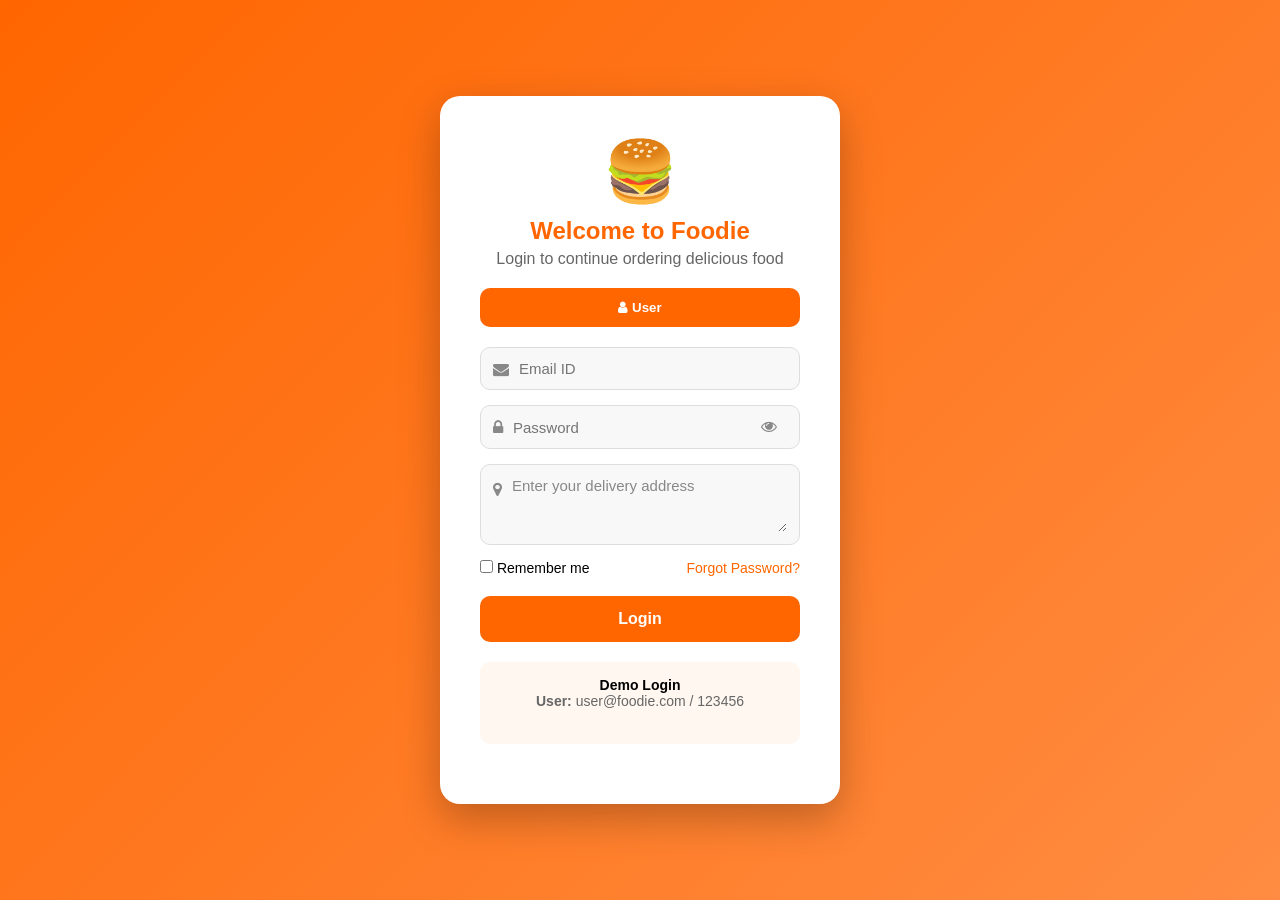
<file: index.html>
<!DOCTYPE html>
<html lang="en">
<head>
    <meta charset="UTF-8">
    <meta name="viewport" content="width=device-width, initial-scale=1.0">

    <title>Foodie - Food Delivery</title>

    <link rel="stylesheet" href="style.css">

    <link
        rel="stylesheet"
        href="https://cdnjs.cloudflare.com/ajax/libs/font-awesome/4.7.0/css/font-awesome.min.css"
    >
</head>

<body>

<script>
    if (!localStorage.getItem("foodieUser")) {
        window.location.href = "login.html";
    }
</script>

<div class="container">

    <!-- ================= LEFT MENU ================= -->

    <aside id="menu">

        <div class="brand-logo">
            <div class="logo-icon">🍔</div>
            <h2>Foodie</h2>
            <p>Delicious Delivered</p>
        </div>

        <div class="menu-item">

            <a href="#home">
                <i class="fa fa-home"></i> Home
            </a>

            <a href="#about">
                <i class="fa fa-info-circle"></i> About
            </a>

            <a href="#services">
                <i class="fa fa-cutlery"></i> Services
            </a>

            <a href="#cart">
                <i class="fa fa-shopping-bag"></i> Your Orders
            </a>

            <a href="#" onclick="showMessage('Wishlist coming soon ❤️'); return false;">
                <i class="fa fa-heart"></i> Wishlist
            </a>

            <a href="#" onclick="editAddress(); return false;">
                <i class="fa fa-map-marker"></i> Address
            </a>

            <a href="#" onclick="showMessage('Contact: +91 98765 43210'); return false;">
                <i class="fa fa-phone"></i> Contact
            </a>

            <a href="#" onclick="showMessage('Need help? Contact our support team.'); return false;">
                <i class="fa fa-question-circle"></i> Help
            </a>

        </div>

    </aside>


    <!-- ================= FOOD SECTION ================= -->

    <main id="food-container">

        <div class="top-header">

            <div>
                <p class="welcome">Welcome to Foodie 👋</p>

                <h1 id="home">Popular Menu</h1>

                <p class="subtitle">
                    Fresh food, great taste, delivered to your door.
                </p>
            </div>

            <div class="user-info">

                <span id="welcome-user"></span>

                <button
                    onclick="editAddress()"
                    class="address-mini-btn"
                >
                    📍 Address
                </button>

                <button
                    onclick="logout()"
                    class="logout-btn"
                >
                    Logout
                </button>

            </div>

            <div class="mobile-cart">

                <button onclick="scrollToCart()">
                    🛒
                    <span id="cart-count-top">0</span>
                </button>

            </div>

        </div>


        <!-- ================= CATEGORY BUTTONS ================= -->

        <div class="category-menu">

            <button
                class="category-btn active"
                onclick="showCategory('all', this)"
            >
                🍽️ All
            </button>

            <button
                class="category-btn"
                onclick="showCategory('burger', this)"
            >
                🍔 Burger
            </button>

            <button
                class="category-btn"
                onclick="showCategory('pizza', this)"
            >
                🍕 Pizza
            </button>

            <button
                class="category-btn"
                onclick="showCategory('biryani', this)"
            >
                🍗 Biryani
            </button>

            <button
                class="category-btn"
                onclick="showCategory('pasta', this)"
            >
                🍝 Pasta
            </button>

            <button
                class="category-btn"
                onclick="showCategory('drinks', this)"
            >
                🥤 Drinks
            </button>

        </div>


        <!-- ================= FOOD CARDS ================= -->

        <div class="menu-container">

            <!-- Cheese Burger -->

            <div class="menu-card burger food-item">

                <img
                    src="https://images.unsplash.com/photo-1568901346375-23c9450c58cd?auto=format&fit=crop&w=900&q=80"
                    alt="Cheese Burger"
                >

                <div class="card-content">

                    <span class="food-tag veg">
                        VEG
                    </span>

                    <h3>
                        Cheese Burger
                    </h3>

                    <p>
                        Fresh grilled burger with vegetables and cheese.
                    </p>

                    <div class="price">
                        ₹199
                        <span>₹249</span>
                    </div>

                    <button class="add-btn">
                        Add to Cart
                    </button>

                </div>

            </div>


            <!-- Italian Pizza -->

            <div class="menu-card pizza food-item">

                <img
                    src="https://images.unsplash.com/photo-1574071318508-1cdbab80d002?auto=format&fit=crop&w=900&q=80"
                    alt="Italian Pizza"
                >

                <div class="card-content">

                    <span class="food-tag veg">
                        VEG
                    </span>

                    <h3>
                        Italian Pizza
                    </h3>

                    <p>
                        Loaded with cheese, vegetables and delicious toppings.
                    </p>

                    <div class="price">
                        ₹349
                        <span>₹399</span>
                    </div>

                    <button class="add-btn">
                        Add to Cart
                    </button>

                </div>

            </div>


            <!-- Chicken Biryani -->

            <div class="menu-card biryani food-item">

                <img
                    src="https://images.unsplash.com/photo-1589302168068-964664d93dc0?auto=format&fit=crop&w=900&q=80"
                    alt="Chicken Biryani"
                >

                <div class="card-content">

                    <span class="food-tag nonveg">
                        NON-VEG
                    </span>

                    <h3>
                        Chicken Biryani
                    </h3>

                    <p>
                        Authentic dum biryani served hot with tender chicken.
                    </p>

                    <div class="price">
                        ₹249
                        <span>₹299</span>
                    </div>

                    <button class="add-btn">
                        Add to Cart
                    </button>

                </div>

            </div>


            <!-- Red Sauce Pasta -->

            <div class="menu-card pasta food-item">

                <img
                    src="https://images.unsplash.com/photo-1621996346565-e3dbc646d9a9?auto=format&fit=crop&w=900&q=80"
                    alt="Red Sauce Pasta"
                >

                <div class="card-content">

                    <span class="food-tag veg">
                        VEG
                    </span>

                    <h3>
                        Red Sauce Pasta
                    </h3>

                    <p>
                        Delicious pasta with rich creamy red sauce.
                    </p>

                    <div class="price">
                        ₹229
                        <span>₹279</span>
                    </div>

                    <button class="add-btn">
                        Add to Cart
                    </button>

                </div>

            </div>


            <!-- Cold Drink -->

            <div class="menu-card drinks food-item">

                <img
                    src="https://images.unsplash.com/photo-1544145945-f90425340c7e?auto=format&fit=crop&w=900&q=80"
                    alt="Cold Drink"
                >

                <div class="card-content">

                    <span class="food-tag veg">
                        VEG
                    </span>

                    <h3>
                        Cold Drink
                    </h3>

                    <p>
                        Refreshing chilled beverage for a perfect meal.
                    </p>

                    <div class="price">
                        ₹49
                        <span>₹69</span>
                    </div>

                    <button class="add-btn">
                        Add to Cart
                    </button>

                </div>

            </div>


            <!-- Brownie Milkshake -->

            <div class="menu-card drinks food-item">

                <img
                    src="https://cookilicious.com/wp-content/uploads/2025/01/Brownie-Milkshake-Recipe-20-scaled.jpg"
                    alt="Brownie Milkshake"
                >

                <div class="card-content">

                    <span class="food-tag veg">
                        VEG
                    </span>

                    <h3>
                        Brownie Milkshake
                    </h3>

                    <p>
                        Thick, creamy chocolate brownie milkshake topped with whipped cream.
                    </p>

                    <div class="price">
                        ₹179
                        <span>₹219</span>
                    </div>

                    <button class="add-btn">
                        Add to Cart
                    </button>

                </div>

            </div>


            <!-- Classic Mojito -->

            <div class="menu-card drinks food-item">

                <img
                    src="https://www.pipercooks.com/wp-content/uploads/2024/07/mojito-sq.jpg"
                    alt="Classic Mojito"
                >

                <div class="card-content">

                    <span class="food-tag veg">
                        VEG
                    </span>

                    <h3>
                        Classic Mojito
                    </h3>

                    <p>
                        Refreshing mint, lime and soda mojito served chilled with ice.
                    </p>

                    <div class="price">
                        ₹129
                        <span>₹159</span>
                    </div>

                    <button class="add-btn">
                        Add to Cart
                    </button>

                </div>

            </div>


            <!-- Chicken Burger -->

            <div class="menu-card burger food-item">

                <img
                    src="https://images.unsplash.com/photo-1606755962773-d324e0a13086?auto=format&fit=crop&w=900&q=80"
                    alt="Chicken Burger"
                >

                <div class="card-content">

                    <span class="food-tag nonveg">
                        NON-VEG
                    </span>

                    <h3>
                        Chicken Burger
                    </h3>

                    <p>
                        Crispy chicken burger with lettuce and cheese.
                    </p>

                    <div class="price">
                        ₹229
                        <span>₹279</span>
                    </div>

                    <button class="add-btn">
                        Add to Cart
                    </button>

                </div>

            </div>


            <!-- Margherita Pizza -->

            <div class="menu-card pizza food-item">

                <img
                    src="https://images.unsplash.com/photo-1579751626657-72bc17010498?auto=format&fit=crop&w=900&q=80"
                    alt="Margherita Pizza"
                >

                <div class="card-content">

                    <span class="food-tag veg">
                        VEG
                    </span>

                    <h3>
                        Margherita Pizza
                    </h3>

                    <p>
                        Classic pizza with mozzarella and fresh basil.
                    </p>

                    <div class="price">
                        ₹299
                        <span>₹349</span>
                    </div>

                    <button class="add-btn">
                        Add to Cart
                    </button>

                </div>

            </div>


            <!-- White Sauce Pasta -->

            <div class="menu-card pasta food-item">

                <img
                    src="https://images.unsplash.com/photo-1473093295043-cdd812d0e601?auto=format&fit=crop&w=900&q=80"
                    alt="White Sauce Pasta"
                >

                <div class="card-content">

                    <span class="food-tag veg">
                        VEG
                    </span>

                    <h3>
                        White Sauce Pasta
                    </h3>

                    <p>
                        Creamy white sauce pasta with herbs and cheese.
                    </p>

                    <div class="price">
                        ₹249
                        <span>₹299</span>
                    </div>

                    <button class="add-btn">
                        Add to Cart
                    </button>

                </div>

            </div>

        </div>


        <!-- ================= ABOUT ================= -->

        <section id="about" class="info-section">

            <h2>
                About Foodie
            </h2>

            <p>
                Foodie is a simple food delivery website project created using
                HTML, CSS and JavaScript. Browse food, add items to your cart,
                change quantities and place a demo order.
            </p>

        </section>


        <!-- ================= SERVICES ================= -->

        <section id="services" class="info-section">

            <h2>
                Our Services
            </h2>

            <div class="service-grid">

                <div class="service-box">
                    🚀
                    <h3>
                        Fast Delivery
                    </h3>
                    <p>
                        Get your favorite food delivered quickly.
                    </p>
                </div>

                <div class="service-box">
                    🍴
                    <h3>
                        Fresh Food
                    </h3>
                    <p>
                        Quality ingredients and delicious meals.
                    </p>
                </div>

                <div class="service-box">
                    💳
                    <h3>
                        Easy Payment
                    </h3>
                    <p>
                        Simple and secure demo checkout system.
                    </p>
                </div>

            </div>

        </section>

    </main>


    <!-- ================= CART ================= -->

    <aside id="cart">

        <div class="cart-header">

            <h1>
                🛒 Cart
                <span id="cart-count">0</span>
            </h1>

            <div class="delivery-address-box">

                <div class="address-box-title">

                    <span>
                        📍 Delivery Address
                    </span>

                    <button onclick="editAddress()">
                        Change
                    </button>

                </div>

                <p id="saved-address">
                    Loading address...
                </p>

            </div>

        </div>


        <div id="cart-items">

            <div class="empty-cart">

                <div class="empty-icon">
                    🛒
                </div>

                <h3>
                    Your cart is empty
                </h3>

                <p>
                    Start adding delicious food!
                </p>

            </div>

        </div>


        <div id="cart-total"></div>

    </aside>

</div>


<!-- ================= PAYMENT MODAL ================= -->

<div id="payment-modal" class="modal">

    <div class="modal-content">

        <span
            class="close-modal"
            onclick="closePaymentModal()"
        >
            &times;
        </span>

        <h2>
            💳 Checkout & Payment
        </h2>

        <div class="checkout-address">

            <div class="address-box-title">

                <span>
                    📍 Delivery Address
                </span>

                <button onclick="editAddress(true)">
                    Change
                </button>

            </div>

            <p id="payment-address">
                Loading address...
            </p>

        </div>

        <p class="payment-note">
            Select a payment method.
        </p>


        <div class="payment-options">

            <button onclick="showUPI()">
                📱 UPI Payment
            </button>

            <button onclick="completePayment('Card')">
                💳 Card
            </button>

            <button onclick="completePayment('Cash on Delivery')">
                💵 Cash on Delivery
            </button>

        </div>


        <!-- UPI -->

        <div
            id="upi-section"
            class="upi-section"
        >

            <h3>
                Scan & Pay with UPI
            </h3>

            <img
                id="upi-qr"
                class="upi-qr"
                src=""
                alt="UPI QR Code"
            >

            <p class="upi-id">
                UPI ID:
                <strong id="upi-id-text">
                    foodie@upi
                </strong>
            </p>

            <p class="upi-amount">
                Amount:
                <strong id="upi-amount">
                    ₹0
                </strong>
            </p>

            <button
                class="upi-paid-btn"
                onclick="completePayment('UPI')"
            >
                ✅ I Have Paid
            </button>

            <small>
                Demo QR uses a UPI payment link.
                Replace <strong>foodie@upi</strong>
                in <code>script.js</code> with your real UPI ID
                for real payment routing.
            </small>

        </div>


        <!-- SUCCESS -->

        <div
            id="payment-success"
            class="payment-success"
        ></div>

    </div>

</div>


<!-- ================= ADDRESS MODAL ================= -->

<div id="address-modal" class="modal">

    <div class="modal-content address-modal-content">

        <span
            class="close-modal"
            onclick="closeAddressModal()"
        >
            &times;
        </span>

        <h2>
            📍 Delivery Address
        </h2>

        <p>
            Enter the address where you want your order delivered.
        </p>

        <textarea
            id="address-input"
            class="address-textarea"
            rows="5"
            placeholder="House/Flat, Street, Area, City, PIN Code"
        ></textarea>

        <button
            class="save-address-btn"
            onclick="saveAddress()"
        >
            Save Address
        </button>

    </div>

</div>


<script src="script.js"></script>

</body>
</html>
</file>
<file: style.css>
/* ==================================================
   GLOBAL
================================================== */

* {
    margin: 0;
    padding: 0;
    box-sizing: border-box;
}

html {
    scroll-behavior: smooth;
}

body {
    font-family: Arial, Helvetica, sans-serif;
    background: #f7f7f7;
    color: #222;
}

button {
    font-family: inherit;
}

a {
    text-decoration: none;
}


/* ==================================================
   MAIN CONTAINER
================================================== */

.container {
    display: grid;
    grid-template-columns: 220px 1fr 360px;
    min-height: 100vh;
}


/* ==================================================
   LEFT MENU
================================================== */

#menu {
    background: white;
    border-right: 1px solid #eee;
    padding: 25px 15px;
    position: sticky;
    top: 0;
    height: 100vh;
}

.brand-logo {
    text-align: center;
    margin-bottom: 35px;
}

.logo-icon {
    font-size: 55px;
    margin-bottom: 8px;
}

.brand-logo h2 {
    color: #ff6600;
    font-size: 28px;
}

.brand-logo p {
    color: #888;
    font-size: 12px;
    margin-top: 5px;
}

.menu-item {
    display: flex;
    flex-direction: column;
    gap: 8px;
}

.menu-item a {
    display: flex;
    align-items: center;
    gap: 13px;
    padding: 13px 15px;
    border-radius: 10px;
    color: #444;
    transition: 0.3s;
}

.menu-item a i {
    width: 20px;
    text-align: center;
    font-size: 18px;
}

.menu-item a:hover {
    background: #fff1e6;
    color: #ff6600;
    transform: translateX(4px);
}


/* ==================================================
   FOOD SECTION
================================================== */

#food-container {
    padding: 35px;
    overflow-x: hidden;
}

.top-header {
    display: flex;
    justify-content: space-between;
    align-items: center;
    margin-bottom: 28px;
}

.welcome {
    color: #ff6600;
    font-weight: bold;
    margin-bottom: 6px;
}

#food-container h1 {
    font-size: 36px;
    margin-bottom: 8px;
}

.subtitle {
    color: #777;
}

.mobile-cart {
    display: none;
}

.mobile-cart button {
    border: none;
    background: #ff6600;
    color: white;
    padding: 11px 16px;
    border-radius: 10px;
    cursor: pointer;
}


/* ==================================================
   USER INFO
================================================== */

.user-info {
    display: flex;
    align-items: center;
    gap: 8px;
    flex-wrap: wrap;
    justify-content: flex-end;
}

.address-mini-btn,
.logout-btn {
    border: none;
    background: #fff;
    color: #ff6600;
    border: 1px solid #ff6600;
    padding: 8px 11px;
    border-radius: 9px;
    cursor: pointer;
    font-weight: bold;
    transition: 0.3s;
}

.address-mini-btn:hover,
.logout-btn:hover {
    background: #ff6600;
    color: #fff;
}


/* ==================================================
   CATEGORY MENU
================================================== */

.category-menu {
    display: flex;
    flex-wrap: wrap;
    gap: 12px;
    margin-bottom: 30px;
}

.category-btn {
    border: none;
    background: white;
    padding: 11px 20px;
    border-radius: 25px;
    cursor: pointer;
    font-size: 15px;
    box-shadow: 0 3px 12px rgba(0, 0, 0, 0.07);
    transition: 0.3s;
}

.category-btn:hover {
    transform: translateY(-2px);
}

.category-btn.active {
    background: #ff6600;
    color: white;
}


/* ==================================================
   FOOD GRID
================================================== */

.menu-container {
    display: grid;
    grid-template-columns: repeat(2, minmax(0, 1fr));
    gap: 22px;
}


/* ==================================================
   FOOD CARD
================================================== */

.menu-card {
    display: none;
    background: white;
    border-radius: 18px;
    overflow: hidden;
    box-shadow: 0 5px 18px rgba(0, 0, 0, 0.08);
    transition: 0.3s;
}

.menu-card.show {
    display: block;
}

.menu-card:hover {
    transform: translateY(-5px);
    box-shadow: 0 12px 25px rgba(0, 0, 0, 0.12);
}

.menu-card > img {
    width: 100%;
    height: 220px;
    object-fit: cover;
}

.card-content {
    padding: 18px;
}

.card-content h3 {
    font-size: 20px;
    margin: 8px 0;
}

.card-content p {
    color: #777;
    font-size: 14px;
    line-height: 1.5;
    min-height: 42px;
}


/* ==================================================
   FOOD TAG
================================================== */

.food-tag {
    display: inline-block;
    padding: 5px 9px;
    border-radius: 20px;
    font-size: 11px;
    font-weight: bold;
}

.food-tag.veg {
    background: #e8f8ea;
    color: #168b2a;
}

.food-tag.nonveg {
    background: #ffe9e9;
    color: #d62828;
}


/* ==================================================
   PRICE
================================================== */

.price {
    color: #ff6600;
    font-size: 20px;
    font-weight: bold;
    margin: 15px 0;
}

.price span {
    color: #999;
    font-size: 14px;
    text-decoration: line-through;
    margin-left: 7px;
    font-weight: normal;
}


/* ==================================================
   ADD TO CART
================================================== */

.add-btn {
    width: 100%;
    border: none;
    background: #ff6600;
    color: white;
    padding: 12px;
    border-radius: 10px;
    font-size: 15px;
    font-weight: bold;
    cursor: pointer;
    transition: 0.3s;
}

.add-btn:hover {
    background: #e65c00;
}


/* ==================================================
   INFO
================================================== */

.info-section {
    background: white;
    padding: 30px;
    border-radius: 18px;
    margin-top: 35px;
    box-shadow: 0 4px 15px rgba(0, 0, 0, 0.06);
}

.info-section h2 {
    margin-bottom: 12px;
}

.info-section p {
    color: #666;
    line-height: 1.7;
}

.service-grid {
    display: grid;
    grid-template-columns: repeat(3, 1fr);
    gap: 15px;
    margin-top: 20px;
}

.service-box {
    background: #fff7f0;
    padding: 22px;
    border-radius: 12px;
    text-align: center;
}

.service-box h3 {
    margin: 10px 0;
}


/* ==================================================
   CART
================================================== */

#cart {
    background: #fafafa;
    border-left: 1px solid #eee;
    padding: 25px;
    position: sticky;
    top: 0;
    height: 100vh;
    overflow-y: auto;
}

.cart-header {
    margin-bottom: 25px;
}

.cart-header h1 {
    font-size: 28px;
}

#cart-count {
    display: inline-flex;
    justify-content: center;
    align-items: center;
    min-width: 28px;
    height: 28px;
    background: #ff6600;
    color: white;
    border-radius: 50%;
    font-size: 14px;
    vertical-align: middle;
}


/* ==================================================
   CART ITEM
================================================== */

.cart-item {
    display: flex;
    gap: 12px;
    background: white;
    padding: 12px;
    margin-bottom: 15px;
    border-radius: 12px;
    box-shadow: 0 3px 10px rgba(0, 0, 0, 0.08);
}

.cart-image {
    width: 75px;
    height: 75px;
    object-fit: cover;
    border-radius: 10px;
}

.cart-details {
    flex: 1;
}

.cart-details h3 {
    font-size: 16px;
    margin-bottom: 5px;
}

.cart-price {
    color: #ff6600;
    font-weight: bold;
    margin-bottom: 8px;
}


/* ==================================================
   QUANTITY
================================================== */

.quantity-controls {
    display: flex;
    align-items: center;
    gap: 10px;
    margin: 8px 0;
}

.quantity-btn {
    width: 28px;
    height: 28px;
    border: none;
    border-radius: 50%;
    background: #ff6600;
    color: white;
    cursor: pointer;
    font-size: 18px;
    line-height: 28px;
}

.quantity-btn:hover {
    background: #e65c00;
}

.quantity-number {
    min-width: 18px;
    text-align: center;
    font-weight: bold;
}


/* ==================================================
   REMOVE
================================================== */

.remove-btn {
    border: none;
    background: #ff4d4d;
    color: white;
    padding: 6px 10px;
    border-radius: 8px;
    cursor: pointer;
}

.remove-btn:hover {
    background: #d93636;
}


/* ==================================================
   TOTAL
================================================== */

.total-box {
    background: white;
    padding: 18px;
    margin-top: 20px;
    border-radius: 15px;
    box-shadow: 0 3px 12px rgba(0, 0, 0, 0.08);
}

.total-box h3 {
    margin-bottom: 15px;
}

.total-row {
    display: flex;
    justify-content: space-between;
    margin: 10px 0;
}

.final-total {
    font-size: 21px;
    color: #ff6600;
    font-weight: bold;
}

.checkout-btn {
    width: 100%;
    margin-top: 15px;
    padding: 13px;
    border: none;
    border-radius: 25px;
    background: #ff6600;
    color: white;
    font-size: 16px;
    font-weight: bold;
    cursor: pointer;
}

.checkout-btn:hover {
    background: #e65c00;
}


/* ==================================================
   EMPTY CART
================================================== */

.empty-cart {
    text-align: center;
    padding: 50px 10px;
    color: #777;
}

.empty-icon {
    font-size: 50px;
    margin-bottom: 10px;
}


/* ==================================================
   ADDRESS
================================================== */

.delivery-address-box,
.checkout-address {
    margin-top: 15px;
    background: #fff7f0;
    border: 1px solid #ffd8bf;
    border-radius: 12px;
    padding: 12px;
}

.delivery-address-box p,
.checkout-address p {
    color: #555;
    line-height: 1.5;
    font-size: 13px;
    word-break: break-word;
}

.address-box-title {
    display: flex;
    justify-content: space-between;
    align-items: center;
    gap: 10px;
    margin-bottom: 8px;
    font-weight: bold;
    color: #333;
}

.address-box-title button {
    border: none;
    background: transparent;
    color: #ff6600;
    font-weight: bold;
    cursor: pointer;
}

.address-modal-content {
    max-width: 460px;
}

.address-textarea {
    width: 100%;
    margin-top: 15px;
    padding: 12px;
    border: 1px solid #ddd;
    border-radius: 10px;
    font-family: inherit;
    font-size: 15px;
    resize: vertical;
    outline: none;
}

.address-textarea:focus {
    border-color: #ff6600;
    box-shadow: 0 0 0 3px rgba(255, 102, 0, 0.1);
}

.save-address-btn {
    width: 100%;
    border: none;
    background: #ff6600;
    color: white;
    padding: 12px;
    border-radius: 10px;
    cursor: pointer;
    font-weight: bold;
    margin-top: 10px;
}

.save-address-btn:hover {
    background: #e65c00;
}


/* ==================================================
   PAYMENT MODAL
================================================== */

.modal {
    display: none;
    position: fixed;
    inset: 0;
    background: rgba(0, 0, 0, 0.55);
    justify-content: center;
    align-items: center;
    z-index: 1000;
    padding: 20px;
}

.modal.show-modal {
    display: flex;
}

.modal-content {
    position: relative;
    width: 100%;
    max-width: 420px;
    max-height: 90vh;
    overflow-y: auto;
    background: white;
    padding: 30px;
    border-radius: 20px;
    text-align: center;
    animation: popup 0.25s ease;
}

@keyframes popup {

    from {
        transform: scale(0.8);
        opacity: 0;
    }

    to {
        transform: scale(1);
        opacity: 1;
    }

}

.close-modal {
    position: absolute;
    right: 20px;
    top: 12px;
    font-size: 30px;
    cursor: pointer;
    color: #777;
}

.payment-note {
    color: #666;
    margin-top: 10px;
}

.payment-options {
    display: flex;
    flex-direction: column;
    gap: 12px;
    margin-top: 20px;
}

.payment-options button {
    border: none;
    background: #ff6600;
    color: white;
    padding: 13px;
    border-radius: 10px;
    cursor: pointer;
    font-size: 15px;
}

.payment-options button:hover {
    background: #e65c00;
}


/* ==================================================
   UPI QR
================================================== */

.upi-section {
    display: none;
    margin-top: 18px;
    padding: 18px;
    border-radius: 15px;
    background: #f8f8f8;
}

.upi-section.show-upi {
    display: block;
}

.upi-qr {
    width: 240px;
    height: 240px;
    max-width: 100%;
    object-fit: contain;
    margin: 12px auto;
    display: block;
    border: 8px solid white;
    border-radius: 10px;
    box-shadow: 0 4px 15px rgba(0, 0, 0, 0.12);
}

.upi-id,
.upi-amount {
    margin: 7px 0;
    color: #444;
}

.upi-paid-btn {
    width: 100%;
    border: none;
    background: #ff6600;
    color: white;
    padding: 12px;
    border-radius: 10px;
    cursor: pointer;
    font-weight: bold;
    margin-top: 10px;
}

.upi-paid-btn:hover {
    background: #e65c00;
}

.upi-section small {
    display: block;
    margin-top: 10px;
    color: #777;
    line-height: 1.5;
}


/* ==================================================
   PAYMENT SUCCESS
================================================== */

.payment-success {
    display: none;
    margin-top: 18px;
    padding: 18px;
    border-radius: 15px;
    background: #e8f8ea;
    color: #1d6b2a;
    text-align: left;
}

.payment-success.show-success {
    display: block;
}

.payment-success h3 {
    margin-bottom: 10px;
}

.payment-success p {
    margin: 7px 0;
    line-height: 1.5;
}

.success-icon {
    font-size: 34px;
    margin-bottom: 5px;
}

.success-message {
    font-weight: bold;
}


/* ==================================================
   RESPONSIVE
================================================== */

@media (max-width: 1200px) {

    .container {
        grid-template-columns: 190px 1fr 320px;
    }

    #food-container {
        padding: 25px;
    }

    .menu-container {
        grid-template-columns: 1fr;
    }

}


@media (max-width: 900px) {

    .container {
        grid-template-columns: 80px 1fr;
    }

    #menu {
        padding: 20px 8px;
    }

    .brand-logo h2,
    .brand-logo p,
    .menu-item a {
        font-size: 0;
    }

    .menu-item a {
        justify-content: center;
        padding: 15px;
    }

    .menu-item a i {
        font-size: 20px;
    }

    #cart {
        position: fixed;
        right: -100%;
        top: 0;
        width: 330px;
        transition: 0.3s;
        z-index: 500;
        box-shadow: -5px 0 20px rgba(0, 0, 0, 0.15);
    }

    #cart.mobile-open {
        right: 0;
    }

    .mobile-cart {
        display: block;
    }

    .service-grid {
        grid-template-columns: 1fr;
    }

}


@media (max-width: 700px) {

    .top-header {
        align-items: flex-start;
        gap: 15px;
    }

    .user-info {
        justify-content: flex-start;
    }

}


@media (max-width: 600px) {

    .container {
        grid-template-columns: 1fr;
    }

    #menu {
        display: none;
    }

    #food-container {
        padding: 20px;
    }

    #food-container h1 {
        font-size: 28px;
    }

    .category-menu {
        overflow-x: auto;
        flex-wrap: nowrap;
        padding-bottom: 5px;
    }

    .category-btn {
        white-space: nowrap;
    }

    #cart {
        width: 100%;
    }

    .menu-card > img {
        height: 200px;
    }

}
</file>
<file: login.css>
* {
    margin: 0;
    padding: 0;
    box-sizing: border-box;
    font-family: Arial, Helvetica, sans-serif;
}

body {
    min-height: 100vh;
    display: flex;
    justify-content: center;
    align-items: center;
    padding: 20px;
    background: linear-gradient(
        135deg,
        #ff6600,
        #ff8c42
    );
}

.login-container {
    width: 100%;
    display: flex;
    justify-content: center;
    align-items: center;
}

.login-box {
    width: 400px;
    max-width: 100%;
    background: #fff;
    padding: 40px;
    border-radius: 20px;
    box-shadow: 0 15px 40px rgba(0,0,0,0.25);
    text-align: center;
}

.logo {
    font-size: 60px;
    margin-bottom: 10px;
}

.login-box h2 {
    color: #ff6600;
    margin-bottom: 5px;
}

.login-box p {
    color: #666;
    margin-bottom: 20px;
}

.role-selection {
    display: flex;
    gap: 10px;
    margin-bottom: 20px;
}

.role-btn {
    flex: 1;
    padding: 12px;
    border: none;
    border-radius: 10px;
    background: #f2f2f2;
    cursor: pointer;
    font-weight: bold;
}

.role-btn.active {
    background: #ff6600;
    color: #fff;
}

.input-group {
    display: flex;
    align-items: center;
    background: #f8f8f8;
    border: 1px solid #ddd;
    border-radius: 10px;
    padding: 12px;
    margin-bottom: 15px;
}

.input-group i {
    color: #888;
    margin-right: 10px;
}

.input-group input {
    flex: 1;
    border: none;
    background: transparent;
    outline: none;
    font-size: 15px;
}

.toggle-password {
    cursor: pointer;
    color: #888;
}


/* ================= ADDRESS ================= */

.address-group {
    align-items: flex-start;
}

.address-group i {
    margin-top: 4px;
}

.input-group textarea {
    flex: 1;
    border: none;
    background: transparent;
    outline: none;
    font-size: 15px;
    font-family: inherit;
    resize: vertical;
    min-height: 55px;
    color: #222;
}

.input-group textarea::placeholder {
    color: #888;
}


/* ================= OPTIONS ================= */

.options {
    display: flex;
    justify-content: space-between;
    align-items: center;
    font-size: 14px;
    margin-bottom: 20px;
}

.options a {
    color: #ff6600;
    text-decoration: none;
}


/* ================= LOGIN BUTTON ================= */

.login-btn {
    width: 100%;
    padding: 14px;
    border: none;
    border-radius: 10px;
    background: #ff6600;
    color: #fff;
    font-size: 16px;
    font-weight: bold;
    cursor: pointer;
}

.login-btn:hover {
    background: #e65c00;
}


/* ================= DEMO ================= */

.demo-box {
    margin-top: 20px;
    padding: 15px;
    background: #fff7f0;
    border-radius: 10px;
    font-size: 14px;
}

.message {
    margin-top: 15px;
    font-weight: bold;
}

.success {
    color: green;
}

.error {
    color: red;
}


/* ================= MOBILE ================= */

@media (max-width: 500px) {

    .login-box {
        padding: 25px 20px;
    }

}
</file>
